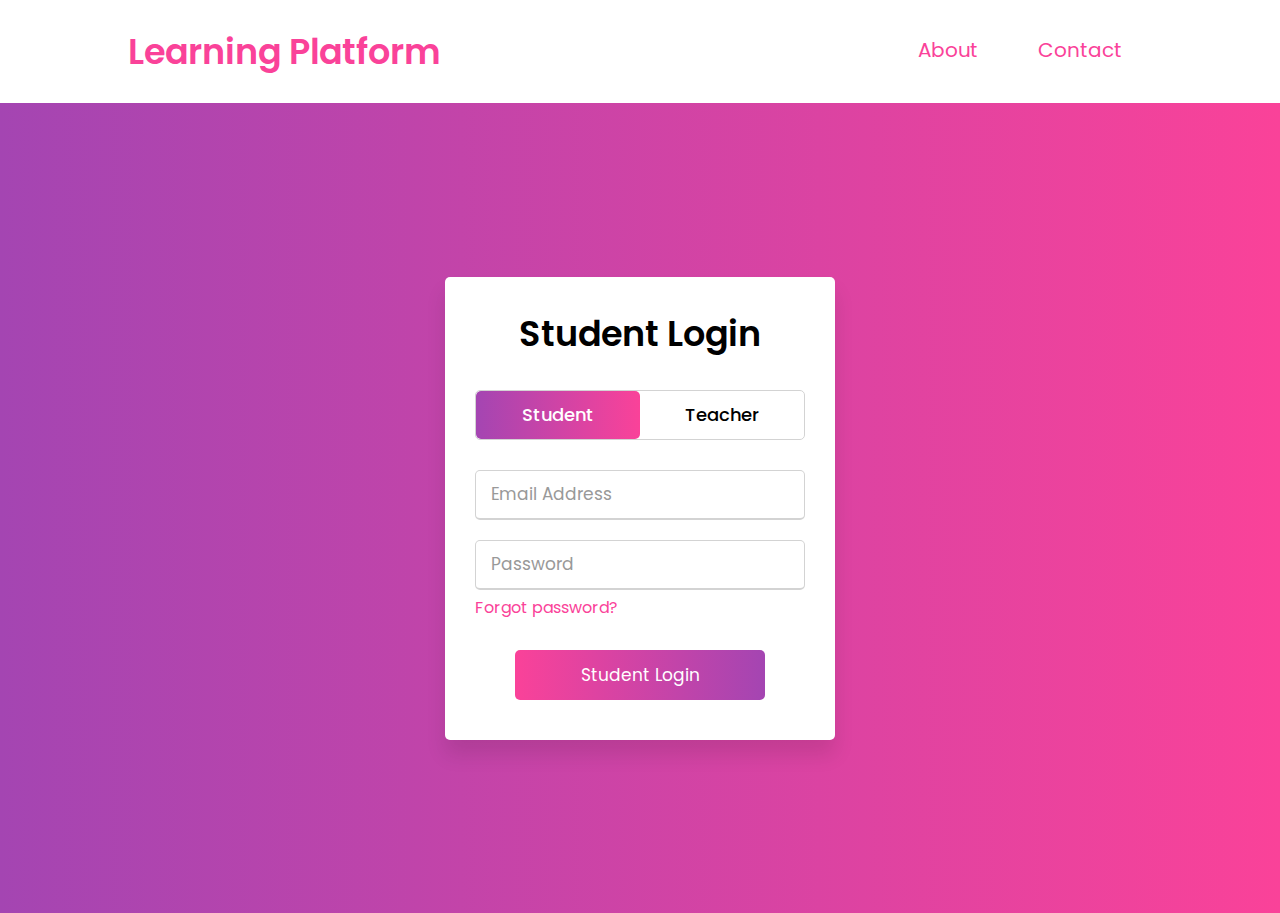
<file: index.html>
<!DOCTYPE html>
<html lang="en">
  <head>
    <meta charset="UTF-8" />
    <meta http-equiv="X-UA-Compatible" content="IE=edge" />
    <meta name="viewport" content="width=device-width, initial-scale=1.0" />
    <title>Learning Platform</title>
    <link rel="stylesheet" href="style.css" />
  </head>
  <body>
    <!-- Navbar -->
    <nav class="nav">
      <div class="brand-name">Learning Platform</div>
      <div class="nav-items">
        <div class="nav-item">About</div>
        <div class="nav-item">Contact</div>
      </div>
    </nav>

    <!-- Login Form Container -->

    <section class="container">
      <div class="wrapper">
        <div class="title-text">
          <div class="title login">Student Login</div>
          <div class="title signup">Teacher Login</div>
        </div>
        <div class="form-container">
          <div class="slide-controls">
            <input type="radio" name="slide" id="login" checked />
            <input type="radio" name="slide" id="signup" />
            <label for="login" class="slide login">Student</label>
            <label for="signup" class="slide signup">Teacher</label>
            <div class="slider-tab"></div>
          </div>
          <div class="form-inner">
            <!-- Student Form -->
            <form action="#" class="login">
              <div class="field">
                <input
                  type="text"
                  id="studentEmail"
                  placeholder="Email Address"
                  required
                />
              </div>
              <div class="field">
                <input
                  type="password"
                  id="studentPassword"
                  placeholder="Password"
                  required
                />
              </div>
              <div class="pass-link">
                <a href="#">Forgot password?</a>
              </div>
              <div class="login-div">
                <button class="login-a-link" id="studentLoginBtn">
                  Student Login
                </button>
                <a
                  id="studentLoginLink"
                  style="display: none"
                  href="studentDashboard.html"
                >
                </a>
              </div>
            </form>

            <!-- Teacher Form -->

            <form action="#" class="login">
              <div class="field">
                <input
                  type="text"
                  id="teacherEmail"
                  placeholder="Email Address"
                  required
                />
              </div>
              <div class="field">
                <input
                  type="password"
                  id="teacherPassword"
                  placeholder="Password"
                  required
                />
              </div>
              <div class="pass-link">
                <a href="#">Forgot password?</a>
              </div>
              <div class="login-div">
                <button class="login-a-link" id="teacherLoginBtn">
                  Teacher Login
                </button>
                <a
                  id="teacherLoginLink"
                  style="display: none"
                  href="teacherDashboard.html"
                >
                </a>
              </div>
            </form>
          </div>
        </div>
      </div>
    </section>

    <script src="script.js"></script>
  </body>
</html>
</file>
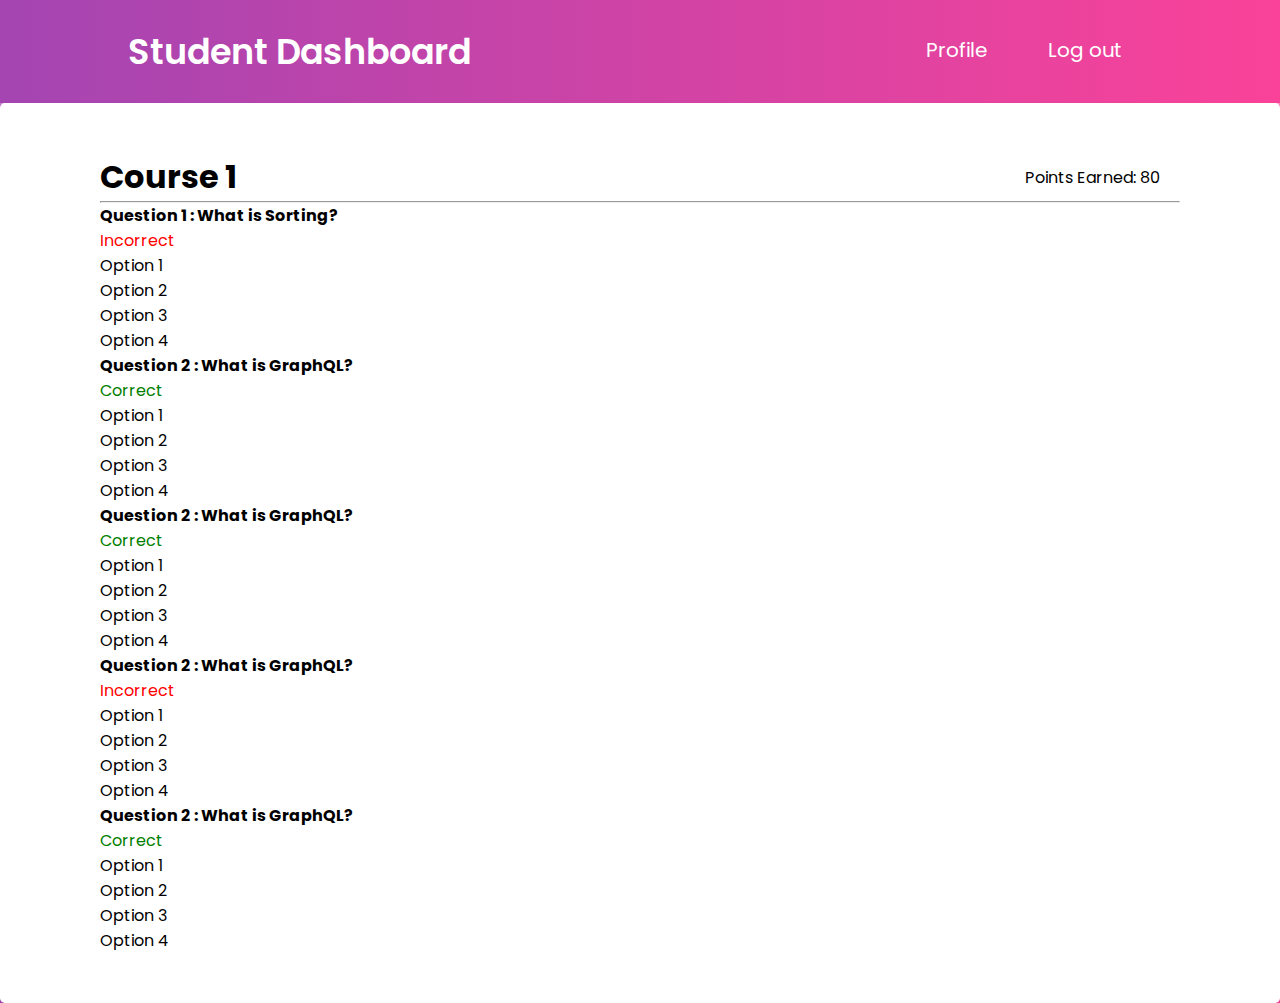
<file: courseView.html>
<!DOCTYPE html>
<html lang="en">
  <head>
    <meta charset="UTF-8" />
    <meta http-equiv="X-UA-Compatible" content="IE=edge" />
    <meta name="viewport" content="width=device-width, initial-scale=1.0" />
    <title>Learning Platform</title>
    <link rel="stylesheet" href="../studentDashboard.css" />
  </head>
  <body>
    <!-- Navbar -->
    <nav class="nav">
      <div class="brand-name">Student Dashboard</div>
      <div class="nav-items">
        <div class="nav-item">
          <a class="logout" id="profile" href="#">Profile</a>
        </div>
        <div class="nav-item">
          <a class="logout" href="../../index.html">Log out</a>
        </div>
      </div>
    </nav>

    <!-- Main Container -->
    <div class="container">
      <div class="main-container">
        <div class="heading-div">
          <h1>Course 1</h1>
          <p>Points Earned: 80</p>
        </div>
        <hr />
        <div class="right-container">
          <div>
            <h4>Question 1 : What is Sorting?</h4>
            <p style="color: red">Incorrect</p>
            <p>Option 1</p>
            <p>Option 2</p>
            <p>Option 3</p>
            <p>Option 4</p>
          </div>
          <div>
            <h4>Question 2 : What is GraphQL?</h4>
            <p style="color: green">Correct</p>
            <p>Option 1</p>
            <p>Option 2</p>
            <p>Option 3</p>
            <p>Option 4</p>
          </div>
          <div>
            <h4>Question 2 : What is GraphQL?</h4>
            <p style="color: green">Correct</p>
            <p>Option 1</p>
            <p>Option 2</p>
            <p>Option 3</p>
            <p>Option 4</p>
          </div>
          <div>
            <h4>Question 2 : What is GraphQL?</h4>
            <p style="color: red">Incorrect</p>
            <p>Option 1</p>
            <p>Option 2</p>
            <p>Option 3</p>
            <p>Option 4</p>
          </div>
          <div>
            <h4>Question 2 : What is GraphQL?</h4>
            <p style="color: green">Correct</p>
            <p>Option 1</p>
            <p>Option 2</p>
            <p>Option 3</p>
            <p>Option 4</p>
          </div>
        </div>
      </div>

      <div class="profile-container">
        <div class="myAccount">
          <h1>Profile</h1>
          <hr />
          <div class="details">
            <div class="sub-details">
              <p><span>Name: </span>Student Name</p>
              <p><span>Sap Id: </span>1834739874</p>
              <p><span>Email Id: </span>student@gmail.com</p>
              <p><span>Mobile No: </span>9896057932</p>
              <p><span>Password: </span>*********</p>
              <button class="view-btn">Edit</button>
            </div>
            <div class="profile-photo">
              <img src="../pp.jpg" alt="" />
              <button class="view-btn">Change</button>
            </div>
          </div>
        </div>
      </div>
    </div>

    <script src="../studentDashboard.js"></script>
  </body>
</html>
</file>
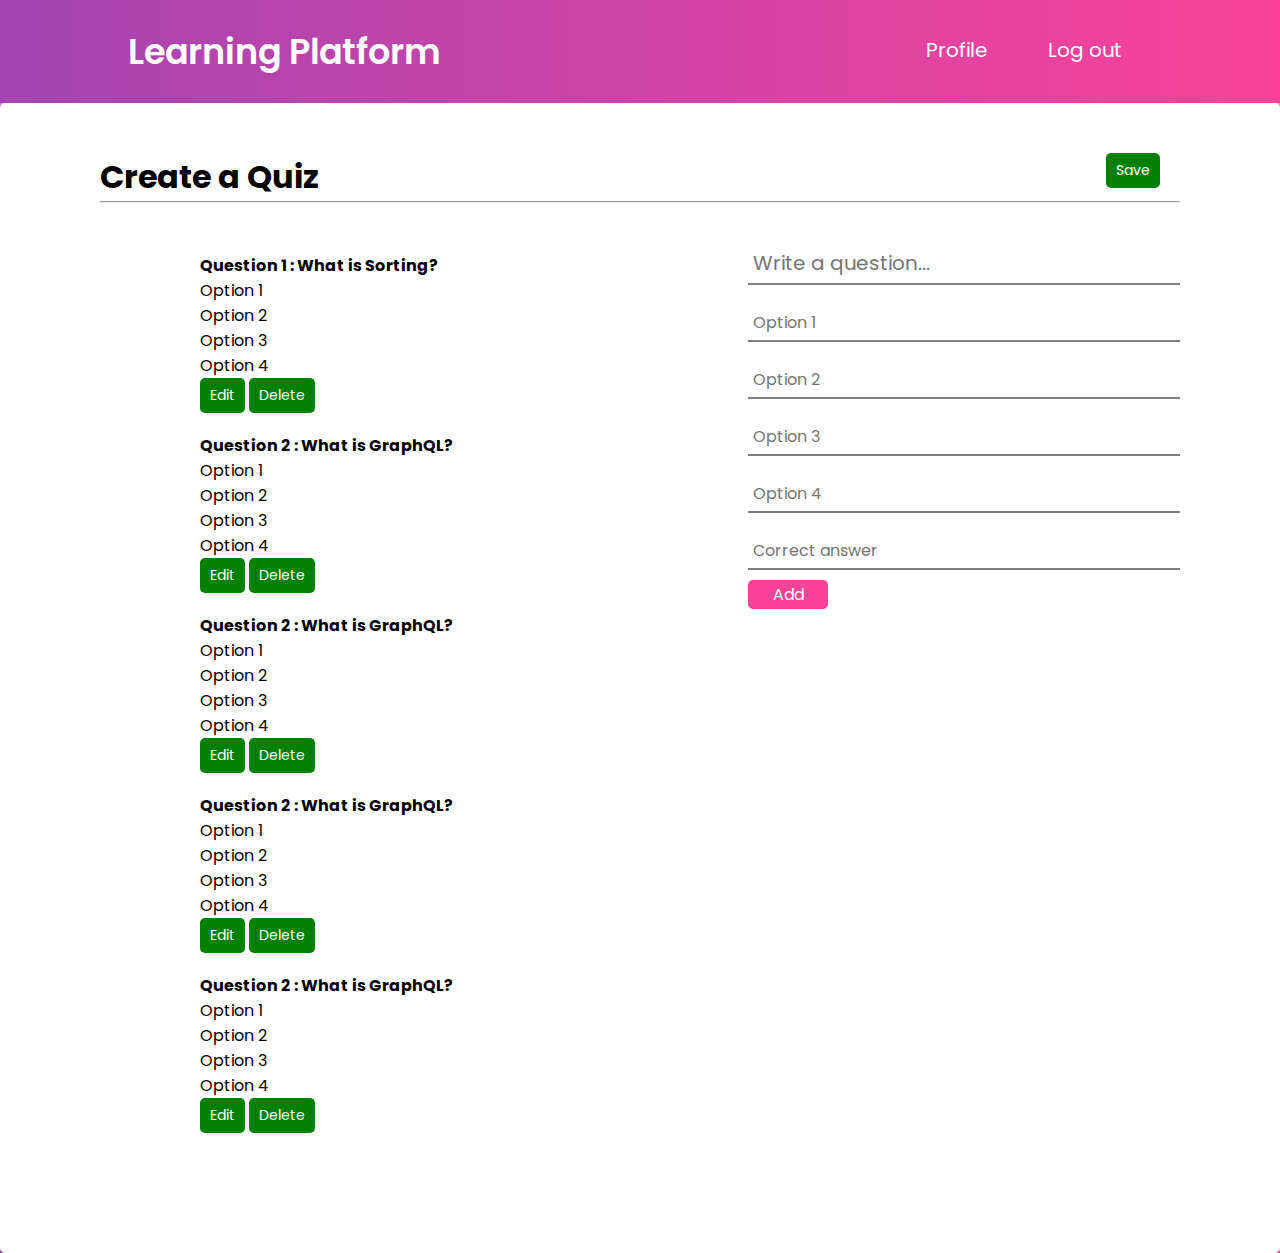
<file: quiz.html>
<!DOCTYPE html>
<html lang="en">
  <head>
    <meta charset="UTF-8" />
    <meta http-equiv="X-UA-Compatible" content="IE=edge" />
    <meta name="viewport" content="width=device-width, initial-scale=1.0" />
    <title>Learning Platform</title>
    <link rel="stylesheet" href="../teacherDashboard.css" />
  </head>
  <body>
    <!-- Navbar -->
    <nav class="nav">
      <div class="brand-name">Learning Platform</div>
      <div class="nav-items">
        <div class="nav-item">Profile</div>
        <div class="nav-item">
          <a class="logout" href="../../index.html">Log out</a>
        </div>
      </div>
    </nav>

    <!-- Join / Create Room Container -->
    <div class="container">
      <div class="heading-div">
        <h1>Create a Quiz</h1>
        <button class="add-course-btn">Save</button>
      </div>
      <hr />
      <div class="wrapper">
        <!-- Quiz Creation -->
        <div class="right-container">
          <div>
            <h4>Question 1 : What is Sorting?</h4>
            <p>Option 1</p>
            <p>Option 2</p>
            <p>Option 3</p>
            <p>Option 4</p>
            <button class="add-course-btn">Edit</button>
            <button class="add-course-btn">Delete</button>
          </div>
          <div>
            <h4>Question 2 : What is GraphQL?</h4>
            <p>Option 1</p>
            <p>Option 2</p>
            <p>Option 3</p>
            <p>Option 4</p>
            <button class="add-course-btn">Edit</button>
            <button class="add-course-btn">Delete</button>
          </div>
          <div>
            <h4>Question 2 : What is GraphQL?</h4>
            <p>Option 1</p>
            <p>Option 2</p>
            <p>Option 3</p>
            <p>Option 4</p>
            <button class="add-course-btn">Edit</button>
            <button class="add-course-btn">Delete</button>
          </div>
          <div>
            <h4>Question 2 : What is GraphQL?</h4>
            <p>Option 1</p>
            <p>Option 2</p>
            <p>Option 3</p>
            <p>Option 4</p>
            <button class="add-course-btn">Edit</button>
            <button class="add-course-btn">Delete</button>
          </div>
          <div>
            <h4>Question 2 : What is GraphQL?</h4>
            <p>Option 1</p>
            <p>Option 2</p>
            <p>Option 3</p>
            <p>Option 4</p>
            <button class="add-course-btn">Edit</button>
            <button class="add-course-btn">Delete</button>
          </div>
        </div>
        <div class="add-question-div">
          <input
            class="input-box"
            type="text"
            style="font-size: 20px"
            placeholder="Write a question..."
          />
          <input class="input-box" type="text" placeholder="Option 1" />
          <input class="input-box" type="text" placeholder="Option 2" />
          <input class="input-box" type="text" placeholder="Option 3" />
          <input class="input-box" type="text" placeholder="Option 4" />
          <input class="input-box" type="text" placeholder="Correct answer" />
          <button class="add-btn">Add</button>
        </div>
      </div>
    </div>

    <script src="./teacherDashboard.js"></script>
  </body>
</html>
</file>
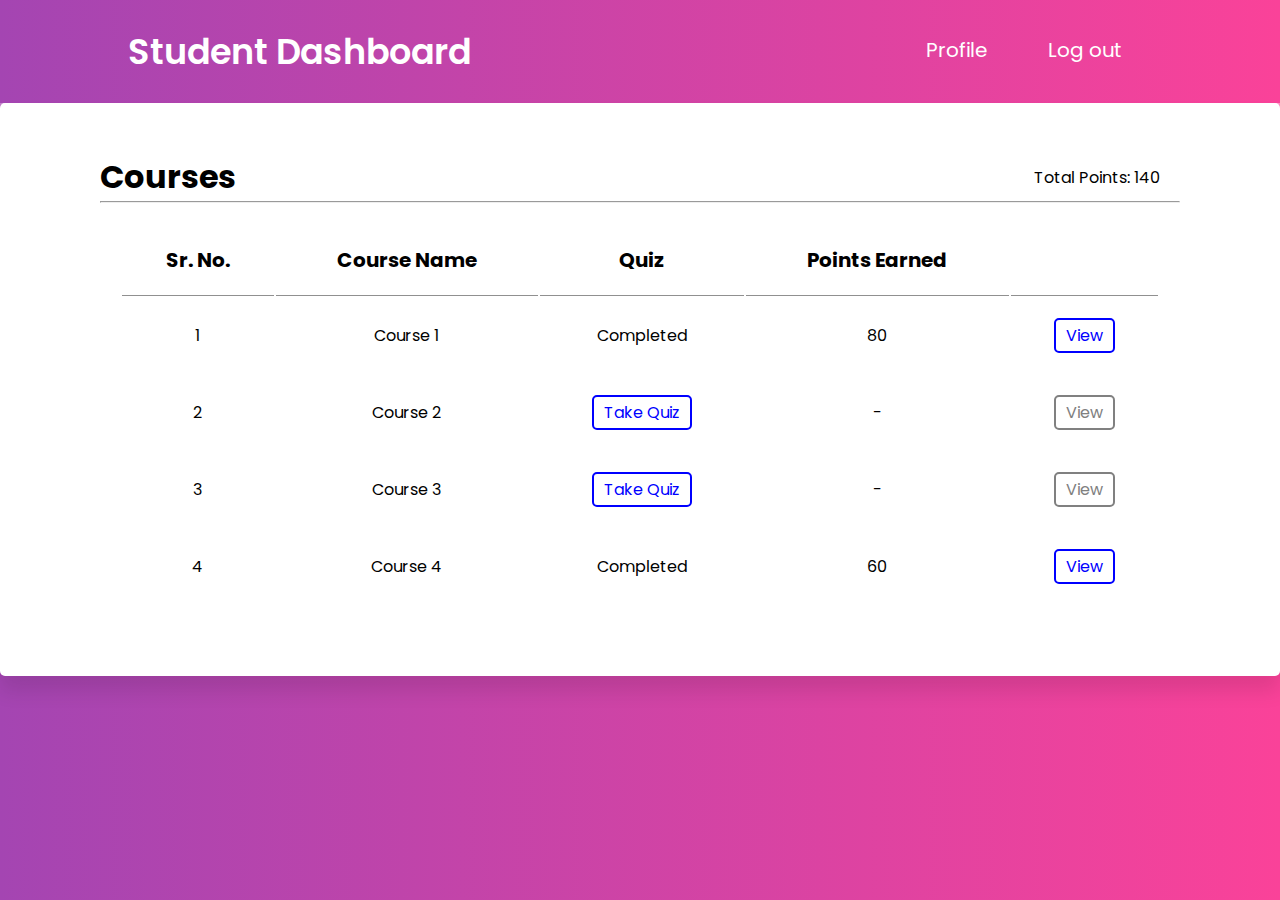
<file: studentDashboard.html>
<!DOCTYPE html>
<html lang="en">
  <head>
    <meta charset="UTF-8" />
    <meta http-equiv="X-UA-Compatible" content="IE=edge" />
    <meta name="viewport" content="width=device-width, initial-scale=1.0" />
    <title>Learning Platform</title>
    <link rel="stylesheet" href="./studentDashboard.css" />
  </head>
  <body>
    <!-- Navbar -->
    <nav class="nav">
      <div class="brand-name">Student Dashboard</div>
      <div class="nav-items">
        <div class="nav-item">
          <a class="logout" id="profile" href="#">Profile</a>
        </div>
        <div class="nav-item">
          <a class="logout" href="../index.html">Log out</a>
        </div>
      </div>
    </nav>

    <!-- Main Container -->
    <div class="container">
      <div class="main-container">
        <div class="heading-div">
          <h1>Courses</h1>
          <p>Total Points: 140</p>
        </div>
        <hr />

        <table class="course-table">
          <thead>
            <td>Sr. No.</td>
            <td>Course Name</td>
            <td>Quiz</td>
            <td>Points Earned</td>
            <td></td>
          </thead>
          <tr>
            <td>1</td>
            <td>Course 1</td>
            <td>Completed</td>
            <td>80</td>
            <td>
              <a href="./CourseView/courseView.html">
                <button class="view-btn">View</button>
              </a>
            </td>
          </tr>
          <tr>
            <td>2</td>
            <td>Course 2</td>
            <td>
              <a href="./takeQuiz.html">
                <button class="view-btn">Take Quiz</button>
              </a>
            </td>
            <td>-</td>
            <td>
              <a href="./CourseView/courseView.html">
                <button disabled class="view-btn">View</button>
              </a>
            </td>
          </tr>
          <tr>
            <td>3</td>
            <td>Course 3</td>
            <td>
              <a href="./takeQuiz.html">
                <button class="view-btn">Take Quiz</button>
              </a>
            </td>
            <td>-</td>
            <td>
              <a href="./CourseView/courseView.html">
                <button disabled class="view-btn">View</button>
              </a>
            </td>
          </tr>
          <tr>
            <td>4</td>
            <td>Course 4</td>
            <td>Completed</td>
            <td>60</td>
            <td>
              <a href="./CourseView/courseView.html">
                <button class="view-btn">View</button>
              </a>
            </td>
          </tr>
        </table>
        <!-- Course Table -->
      </div>

      <div class="profile-container">
        <div class="myAccount">
          <h1>Profile</h1>
          <hr />
          <div class="details">
            <div class="sub-details">
              <p><span>Name: </span>Student Name</p>
              <p><span>Sap Id: </span>1834739874</p>
              <p><span>Email Id: </span>student@gmail.com</p>
              <p><span>Mobile No: </span>9896057932</p>
              <p><span>Password: </span>*********</p>
              <button class="view-btn">Edit</button>
            </div>
            <div class="profile-photo">
              <img src="pp.jpg" alt="" />
              <button class="view-btn">Change</button>
            </div>
          </div>
        </div>
      </div>
    </div>

    <script src="./studentDashboard.js"></script>
  </body>
</html>
</file>
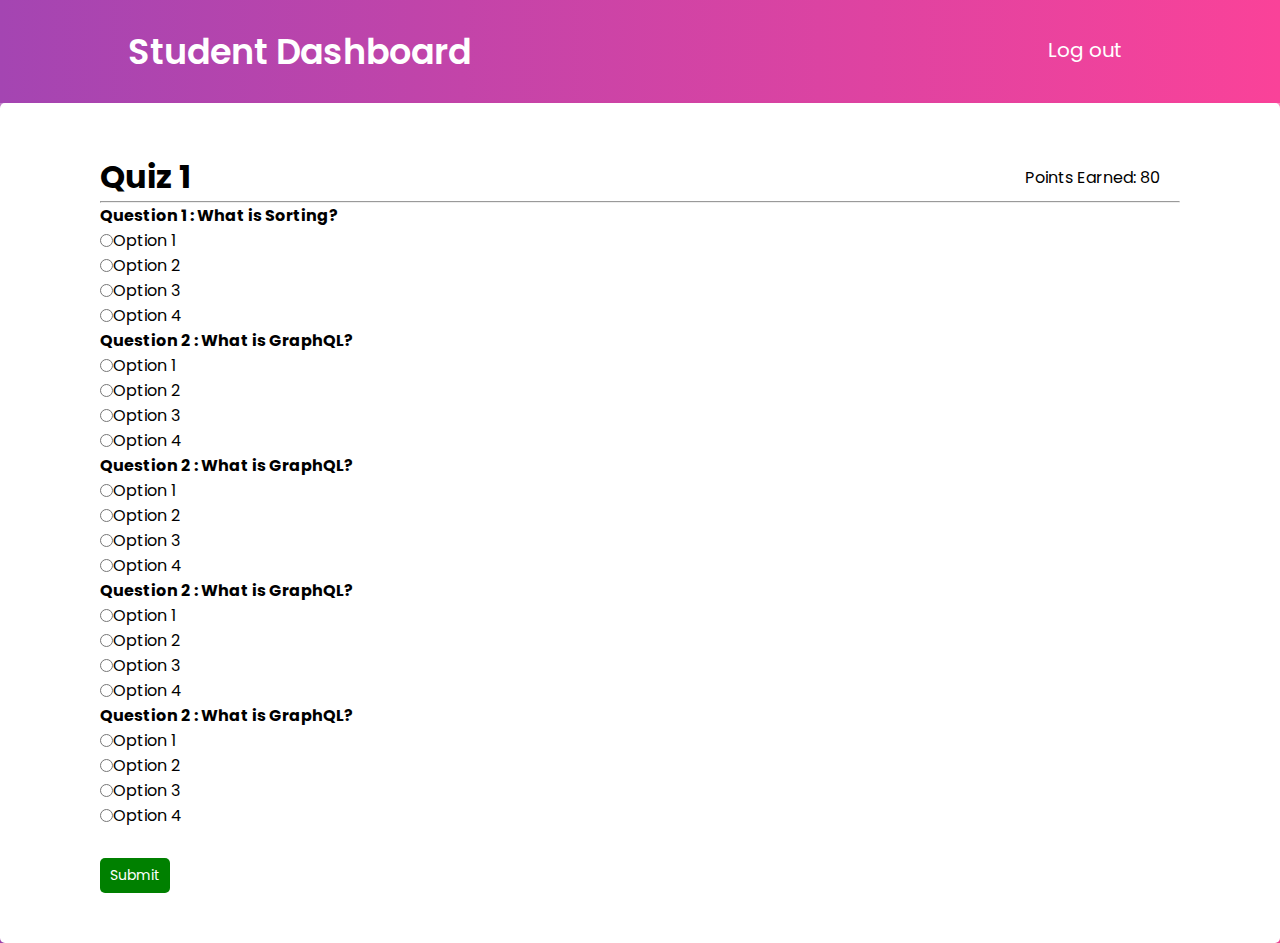
<file: takeQuiz.html>
<!DOCTYPE html>
<html lang="en">
  <head>
    <meta charset="UTF-8" />
    <meta http-equiv="X-UA-Compatible" content="IE=edge" />
    <meta name="viewport" content="width=device-width, initial-scale=1.0" />
    <title>Learning Platform</title>
    <link rel="stylesheet" href="studentDashboard.css" />
  </head>
  <body>
    <!-- Navbar -->
    <nav class="nav">
      <div class="brand-name">Student Dashboard</div>
      <div class="nav-items">
        <div class="nav-item">
          <a class="logout" href="index.html">Log out</a>
        </div>
      </div>
    </nav>

    <!-- Main Container -->
    <div class="container">
      <div class="main-container">
        <div class="heading-div">
          <h1>Quiz 1</h1>
          <p>Points Earned: 80</p>
        </div>
        <hr />
        <div class="right-container">
          <div>
            <h4>Question 1 : What is Sorting?</h4>
            <div class="option">
              <input type="radio" name="q1" />
              <p>Option 1</p>
            </div>
            <div class="option">
              <input type="radio" name="q1" />
              <p>Option 2</p>
            </div>
            <div class="option">
              <input type="radio" name="q1" />
              <p>Option 3</p>
            </div>
            <div class="option">
              <input type="radio" name="q1" />
              <p>Option 4</p>
            </div>
          </div>
          <div>
            <h4>Question 2 : What is GraphQL?</h4>
            <div class="option">
              <input type="radio" name="q2" />
              <p>Option 1</p>
            </div>
            <div class="option">
              <input type="radio" name="q2" />
              <p>Option 2</p>
            </div>
            <div class="option">
              <input type="radio" name="q2" />
              <p>Option 3</p>
            </div>
            <div class="option">
              <input type="radio" name="q2" />
              <p>Option 4</p>
            </div>
          </div>
          <div>
            <h4>Question 2 : What is GraphQL?</h4>
            <div class="option">
              <input type="radio" name="q3" />
              <p>Option 1</p>
            </div>
            <div class="option">
              <input type="radio" name="q3" />
              <p>Option 2</p>
            </div>
            <div class="option">
              <input type="radio" name="q3" />
              <p>Option 3</p>
            </div>
            <div class="option">
              <input type="radio" name="q3" />
              <p>Option 4</p>
            </div>
          </div>
          <div>
            <h4>Question 2 : What is GraphQL?</h4>
            <div class="option">
              <input type="radio" name="q4" />
              <p>Option 1</p>
            </div>
            <div class="option">
              <input type="radio" name="q4" />
              <p>Option 2</p>
            </div>
            <div class="option">
              <input type="radio" name="q4" />
              <p>Option 3</p>
            </div>
            <div class="option">
              <input type="radio" name="q4" />
              <p>Option 4</p>
            </div>
          </div>
          <div>
            <h4>Question 2 : What is GraphQL?</h4>
            <div class="option">
              <input type="radio" name="q5" />
              <p>Option 1</p>
            </div>
            <div class="option">
              <input type="radio" name="q5" />
              <p>Option 2</p>
            </div>
            <div class="option">
              <input type="radio" name="q5" />
              <p>Option 3</p>
            </div>
            <div class="option">
              <input type="radio" name="q5" />
              <p>Option 4</p>
            </div>
          </div>
          <a href="studentDashboard.html">
            <button class="submit-btn">Submit</button>
          </a>
        </div>
      </div>
    </div>

    <script src="studentDashboard.js"></script>
  </body>
</html>
</file>
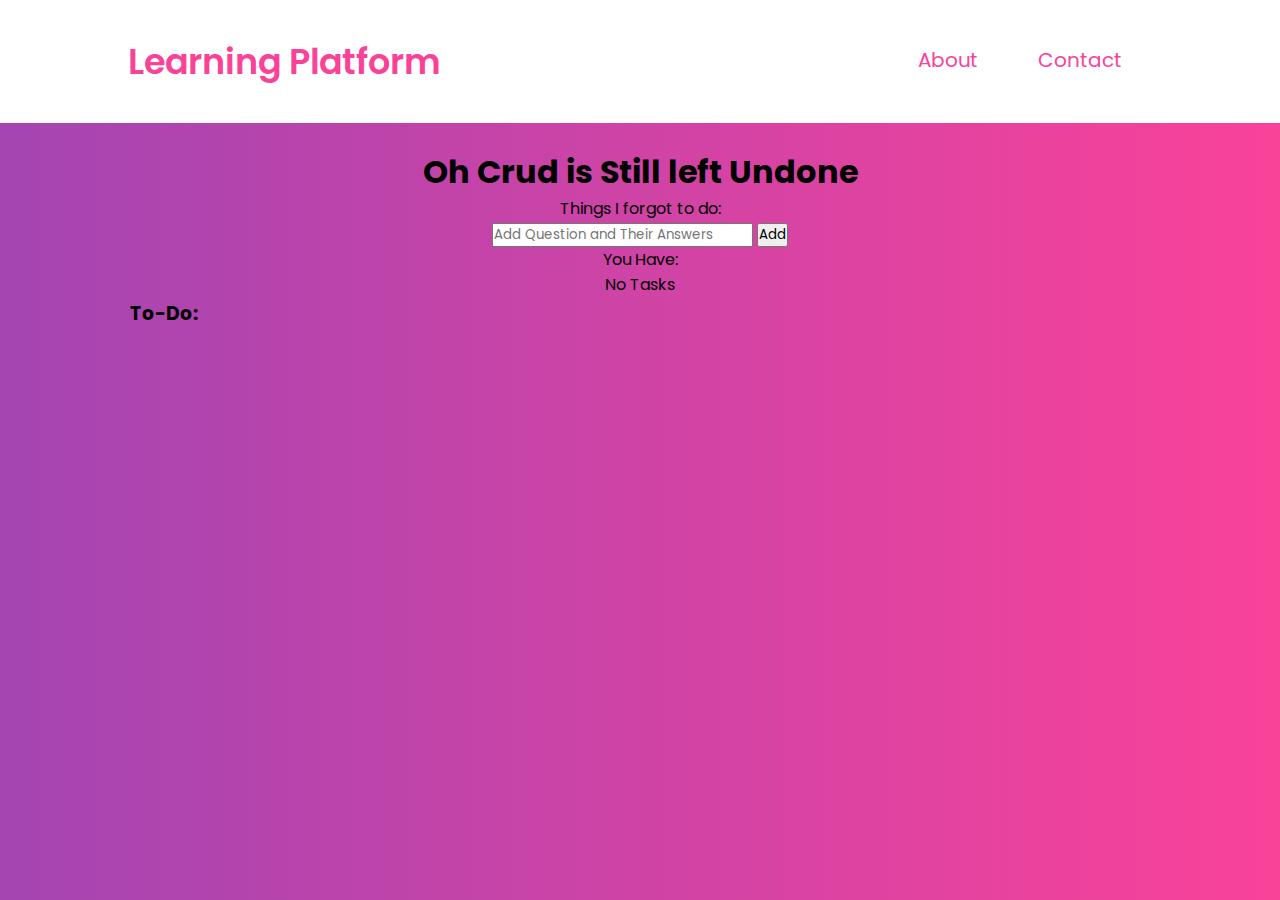
<file: to-doo.html>
<!DOCTYPE html>
<html>
<head>
  <meta charset="UTF-8">
  <title>Oh Crud! Things I Forgot To-Do</title>
  <link rel="stylesheet" type="text/css" href="stylee.css">
  <link rel="stylesheet" href="https://stackpath.bootstrapcdn.com/bootstrap/4.5.0/css/bootstrap.min.css" integrity="sha384-9aIt2nRpC12Uk9gS9baDl411NQApFmC26EwAOH8WgZl5MYYxFfc+NcPb1dKGj7Sk" crossorigin="anonymous">
</head>
<body>

  <!-- Navbar -->
  <nav class="nav">
    <div class="brand-name">Learning Platform</div>
    <div class="nav-items">
      <div class="nav-item">About</div>
      <div class="nav-item">Contact</div>
    </div>
  </nav>
  
    <div class="title">
        <h1>Oh Crud is Still left Undone</h1>
        <p>Things I forgot to do:</p>
    </div>

<div class="form">
    <form action="javascript:void(0);" method="POST" onsubmit="app.Add()"> 
    <input type="text" id="add-todo" placeholder="Add Question and Their Answers">
    <input type="submit" value="Add" class="btn btn-primary">
    </form>
    <p>You Have: </p>
    <p id="counter"></p>

    <table>
    <tr class="to-do">
        <th><h3>To-Do:</h3></th>
    </tr>
        <tbody id="tasks">
        </tbody>
    </table>
</div>

<div id="edit-box" role="aria-hidden">
    <form action="javascript:void(0);" method="POST" id="save-edit">
      <input type="text" id="edit-todo">
      <input type="submit" value="Save" class="btn btn-success"/> <a onclick="CloseInput()" aria-label="Close">&#10006;</a>
    </form>
  </div>

<script src="working.js"></script>
</body>
</html>
</file>
<file: style.css>
@import url("https://fonts.googleapis.com/css?family=Poppins:400,500,600,700&display=swap");

* {
  margin: 0;
  padding: 0;
  box-sizing: border-box;
  font-family: "Poppins", sans-serif;
}

body {
  background: -webkit-linear-gradient(left, #a445b2, #fa4299);
}

.container {
  display: grid;
  height: 90vh;
  width: 100%;
  place-items: center;
}

.nav {
  color: #fa4299;
  background-color: white;
  /* box-shadow: 1px 1px 10px 1px white; */
  display: flex;
  justify-content: space-between;
  padding: 25px 10%;
}

.brand-name {
  font-size: 35px;
  font-weight: 600;
}

.nav-items {
  display: flex;
}

.nav-item {
  padding: 10px 30px;
  font-size: 20px;
  cursor: pointer;
}

.wrapper {
  overflow: hidden;
  max-width: 390px;
  background: #fff;
  padding: 30px;
  border-radius: 5px;
  box-shadow: 0px 15px 20px rgba(0, 0, 0, 0.1);
}
.wrapper .title-text {
  display: flex;
  width: 200%;
}
.wrapper .title {
  width: 50%;
  font-size: 35px;
  font-weight: 600;
  text-align: center;
  transition: all 0.6s cubic-bezier(0.68, -0.55, 0.265, 1.55);
}
.wrapper .slide-controls {
  position: relative;
  display: flex;
  height: 50px;
  width: 100%;
  overflow: hidden;
  margin: 30px 0 10px 0;
  justify-content: space-between;
  border: 1px solid lightgrey;
  border-radius: 5px;
}
.slide-controls .slide {
  height: 100%;
  width: 100%;
  color: #fff;
  font-size: 18px;
  font-weight: 500;
  text-align: center;
  line-height: 48px;
  cursor: pointer;
  z-index: 1;
  transition: all 0.6s ease;
}
.slide-controls label.signup {
  color: #000;
}
.slide-controls .slider-tab {
  position: absolute;
  height: 100%;
  width: 50%;
  left: 0;
  z-index: 0;
  border-radius: 5px;
  background: -webkit-linear-gradient(left, #a445b2, #fa4299);
  transition: all 0.6s cubic-bezier(0.68, -0.55, 0.265, 1.55);
}
input[type="radio"] {
  display: none;
}
#signup:checked ~ .slider-tab {
  left: 50%;
}
#signup:checked ~ label.signup {
  color: #fff;
  cursor: default;
  user-select: none;
}
#signup:checked ~ label.login {
  color: #000;
}
#login:checked ~ label.signup {
  color: #000;
}
#login:checked ~ label.login {
  cursor: default;
  user-select: none;
}
.wrapper .form-container {
  width: 100%;
  height: 350px;
  overflow: hidden;
}
.form-container .form-inner {
  display: flex;
  width: 200%;
}
.form-container .form-inner form {
  width: 50%;
  transition: all 0.6s cubic-bezier(0.68, -0.55, 0.265, 1.55);
}
.form-inner form .field {
  height: 50px;
  width: 100%;
  margin-top: 20px;
}
.form-inner form .field input {
  height: 100%;
  width: 100%;
  outline: none;
  padding-left: 15px;
  border-radius: 5px;
  border: 1px solid lightgrey;
  border-bottom-width: 2px;
  font-size: 17px;
  transition: all 0.3s ease;
}
.form-inner form .field input:focus {
  border-color: #fc83bb;
  /* box-shadow: inset 0 0 3px #fb6aae; */
}
.form-inner form .field input::placeholder {
  color: #999;
  transition: all 0.3s ease;
}
form .field input:focus::placeholder {
  color: #b3b3b3;
}
.form-inner form .pass-link {
  margin-top: 5px;
}
.form-inner form .signup-link {
  text-align: center;
  margin-top: 30px;
}
.form-inner form .pass-link a,
.form-inner form .signup-link a {
  color: #fa4299;
  text-decoration: none;
}
.form-inner form .pass-link a:hover,
.form-inner form .signup-link a:hover {
  text-decoration: underline;
}

form .login-button {
  height: 50px;
  width: 100%;
  border: none;
  background: -webkit-linear-gradient(right, #a445b2, #fa4299);
  border-radius: 5px;
  margin-top: 20px;
  cursor: pointer;
}

form .login-div {
  margin-top: 30px;
  text-align: center;
}

form .login-a-link {
  text-decoration: none;
  font-size: 17px;
  color: white;
  width: 250px;
  height: 50px;
  border: none;
  background: -webkit-linear-gradient(right, #a445b2, #fa4299);
  border-radius: 5px;
  cursor: pointer;
}
</file>
<file: studentDashboard.css>
@import url("https://fonts.googleapis.com/css?family=Poppins:400,500,600,700&display=swap");

* {
  margin: 0;
  padding: 0;
  box-sizing: border-box;
  font-family: "Poppins", sans-serif;
}

body {
  background: -webkit-linear-gradient(left, #a445b2, #fa4299);
}

.nav {
  background-color: transparent;
  box-shadow: 1px 1px 10px 1px white;
  display: flex;
  color: white;
  justify-content: space-between;
  padding: 25px 10%;
}

.brand-name {
  font-size: 35px;
  font-weight: 600;
}

.nav-items {
  display: flex;
}

.nav-item {
  padding: 10px 30px;
  font-size: 20px;
  cursor: pointer;
}

.container {
  width: 100%;
  overflow: hidden;
  /* max-width: 390px; */
  background: #fff;
  padding: 50px 100px;
  border-radius: 5px;
  box-shadow: 0px 15px 20px rgba(0, 0, 0, 0.1);
  /* display: flex;
  flex-direction: column;
  align-items: center; */
}

.main-container {
  display: inline;
}

.profile-container {
  display: none;
}

.profile-photo {
  display: flex;
  flex-direction: column;
  justify-content: space-between;
}

.heading-div {
  display: flex;
  justify-content: space-between;
  align-items: center;
  padding-right: 20px;
}

.logout {
  text-decoration: none;
  color: white;
}

.view-btn {
  padding: 1px 10px;
  height: 35px;
  border: none;
  border: 2px solid blue;
  background-color: white;
  color: blue;
  font-size: 16px;
  border-radius: 5px;
  transition: all 0.2s ease-in-out;
  cursor: pointer;
}

.view-btn:disabled {
  color: gray;
  border-color: gray;
}

.view-btn:hover {
  transform: scale(1.1);
}

.course-table {
  padding: 20px;
  width: 100%;
  text-align: center;
}

.course-table thead td {
  font-weight: bold;
  font-size: 20px;
  border-bottom: 1px solid rgb(144, 144, 144);
}

.course-table td {
  padding: 20px;
}

.myAccount {
  display: inline;
  flex-direction: column;
}

.details {
  margin-top: 50px;
  display: flex;
  justify-content: space-around;
}

.details p {
  margin-bottom: 10px;
}

.details span {
  color: #fa4299;
}

.details img {
  border-radius: 100%;
  width: 150px;
  height: 150px;
}

.option {
  display: flex;
  align-items: center;
}

.submit-btn {
  margin-top: 30px;
  padding: 1px 10px;
  height: 35px;
  border: none;
  background-color: green;
  color: white;
  font-size: 14px;
  border-radius: 5px;
  transition: all 0.2s ease-in-out;
  cursor: pointer;
}
</file>
<file: teacherDashboard.css>
@import url("https://fonts.googleapis.com/css?family=Poppins:400,500,600,700&display=swap");

* {
  margin: 0;
  padding: 0;
  box-sizing: border-box;
  font-family: "Poppins", sans-serif;
}

body {
  background: -webkit-linear-gradient(left, #a445b2, #fa4299);
}

.nav {
  background-color: transparent;
  box-shadow: 1px 1px 10px 1px white;
  display: flex;
  color: white;
  justify-content: space-between;
  padding: 25px 10%;
}

.brand-name {
  font-size: 35px;
  font-weight: 600;
}

.nav-items {
  display: flex;
}

.nav-item {
  padding: 10px 30px;
  font-size: 20px;
  cursor: pointer;
}

.logout {
  text-decoration: none;
  color: white;
}

.container {
  width: 100%;
  overflow: hidden;
  /* max-width: 390px; */
  background: #fff;
  padding: 50px 100px;
  border-radius: 5px;
  box-shadow: 0px 15px 20px rgba(0, 0, 0, 0.1);
  /* display: flex;
  flex-direction: column;
  align-items: center; */
}

.heading-div {
  display: flex;
  justify-content: space-between;
  padding-right: 20px;
}

.add-course-btn {
  padding: 1px 10px;
  height: 35px;
  border: none;
  background-color: green;
  color: white;
  font-size: 14px;
  border-radius: 5px;
  transition: all 0.2s ease-in-out;
  cursor: pointer;
}

.add-course-btn:hover {
  transform: scale(1.1);
}

.course-table {
  padding: 20px;
  width: 100%;
  text-align: center;
}

.course-table thead td {
  font-weight: bold;
  font-size: 20px;
  border-bottom: 1px solid rgb(144, 144, 144);
}

.course-table td {
  padding: 20px;
}

.wrapper {
  display: flex;
}

.add-question-div {
  width: 40%;
  margin-top: 30px;
  display: flex;
  flex-direction: column;
}

.input-box {
  border: none;
  outline: none;
  padding: 5px;
  margin: 10px 0;
  font-size: 16px;
  border-bottom: 2px solid gray;
}

.add-btn {
  font-size: 16px;
  width: 80px;
  background-color: #fa4299;
  border: none;
  padding: 2px;
  border-radius: 5px;
  color: white;
  cursor: pointer;
}

.right-container {
  padding: 50px 100px;
  width: 60%;
}

.right-container div {
  margin-bottom: 20px;
}
</file>
<file: stylee.css>
@import url("https://fonts.googleapis.com/css?family=Poppins:400,500,600,700&display=swap");

* {
  margin: 0;
  padding: 0;
  box-sizing: border-box;
  font-family: "Poppins", sans-serif;
}

body {
  background: -webkit-linear-gradient(left, #a445b2, #fa4299);
}

.container {
  display: grid;
  height: 90vh;
  width: 100%;
  place-items: center;
}

.nav {
  color: #fa4299;
  background-color: white;
  /* box-shadow: 1px 1px 10px 1px white; */
  display: flex;
  justify-content: space-between;
  padding: 35px 10%;
}

.brand-name {
  font-size: 35px;
  font-weight: 600;
}

.nav-items {
  display: flex;
}

.nav-item {
  padding: 10px 30px;
  font-size: 20px;
  cursor: pointer;
}



.title{
    text-align: center;
    margin-top: 25px;
}
.form{
    margin: auto;
    max-width: 80%;
    text-align: center;
}
input[type='submit'], button, [aria-label]{
    cursor: pointer;
}
#edit-box{
    display: none;
    max-width: 80%;
    margin: auto;
    margin-top: 10px;
}
td{
    background-color: aliceblue;
    padding-right: 10px;
    text-align: left;
}
.to-do{
    background: transparent !important;
}
</file>
